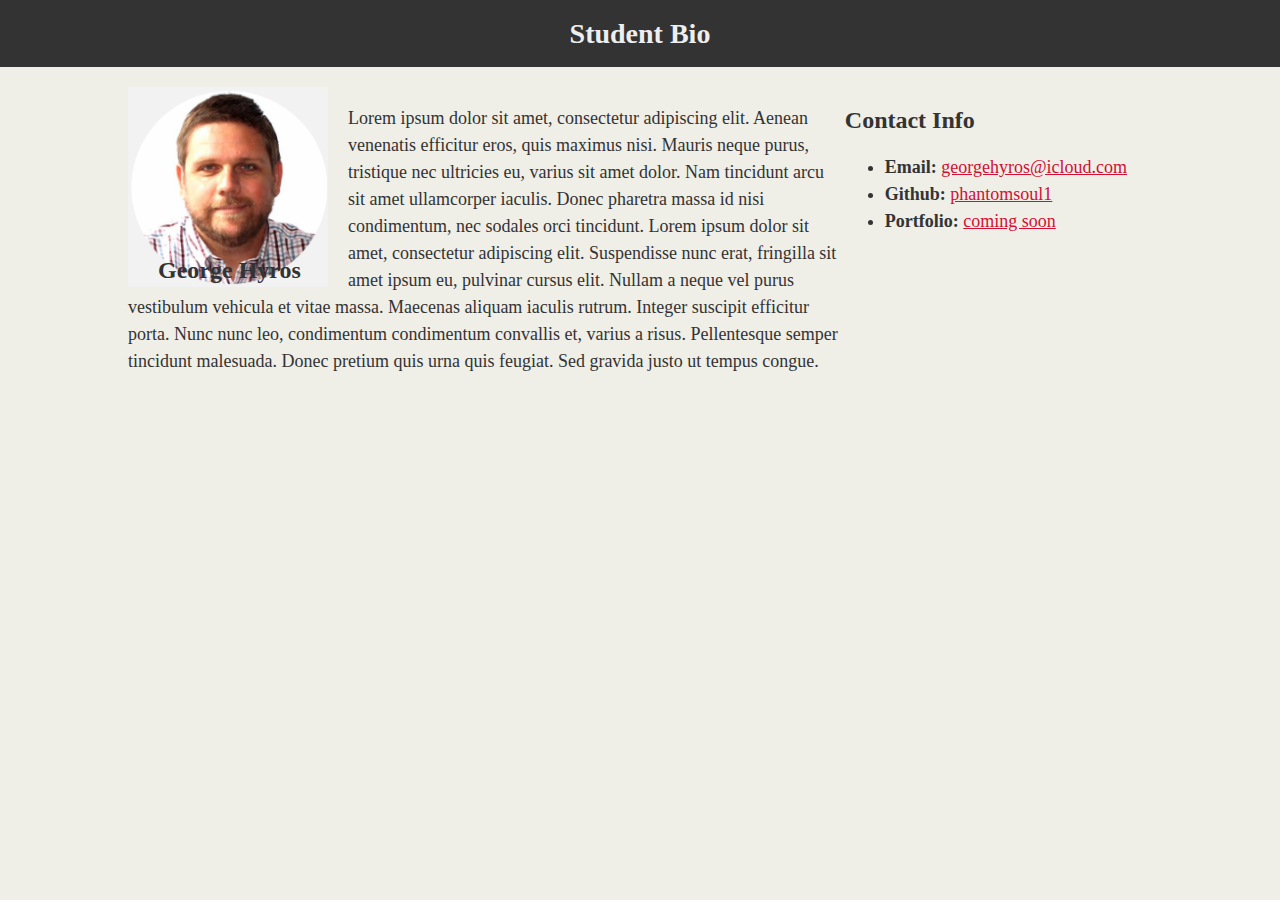
<file: index.html>
<!DOCTYPE html>

<!-- CSS Stylesheets with Relative Paths -->

<html lang="en-us">
<head>
  <meta charset="UTF-8">
  <title>CSS Stylesheets with Relative Paths</title>

  <!-- This line is money! It points your HTML to the CSS file. -->
  <!-- Notice the "relative" pathway? It matches a file inside our current directory's "assets" folder. Open it to see our style rules. -->
  <link rel="stylesheet" type="text/css" href="style.css">
</head>

<body>

  <header>
    <h1>Student Bio</h1>
  </header>

  <main class="container">
    <section id="main-bio">
      <section id="figure">
        <h2 id="bio-name">George Hyros</h2>
        <img id="bio-image" src="https://phantomsoul1.github.io/photo.png" alt="Your Name">
      </section>
      <p>Lorem ipsum dolor sit amet, consectetur adipiscing elit. Aenean venenatis efficitur eros, quis maximus nisi. Mauris neque purus, tristique nec ultricies eu, varius sit amet dolor. Nam tincidunt arcu sit amet ullamcorper iaculis. Donec pharetra massa id nisi condimentum, nec sodales orci tincidunt. Lorem ipsum dolor sit amet, consectetur adipiscing elit. Suspendisse nunc erat, fringilla sit amet ipsum eu, pulvinar cursus elit. Nullam a neque vel purus vestibulum vehicula et vitae massa. Maecenas aliquam iaculis rutrum. Integer suscipit efficitur porta. Nunc nunc leo, condimentum condimentum convallis et, varius a risus. Pellentesque semper tincidunt malesuada. Donec pretium quis urna quis feugiat. Sed gravida justo ut tempus congue.</p>
    </section>

    <aside id="contact-info">
      <h2>Contact Info</h2>
      <ul>
        <li><strong>Email:</strong> <a href="#">georgehyros@icloud.com</a></li>
        <li><strong>Github:</strong> <a href="#">phantomsoul1</a></li>
        <li><strong>Portfolio:</strong> <a href="#">coming soon</a></li>
      </ul>
    </aside>
  </main>

</body>

</html>
</file>
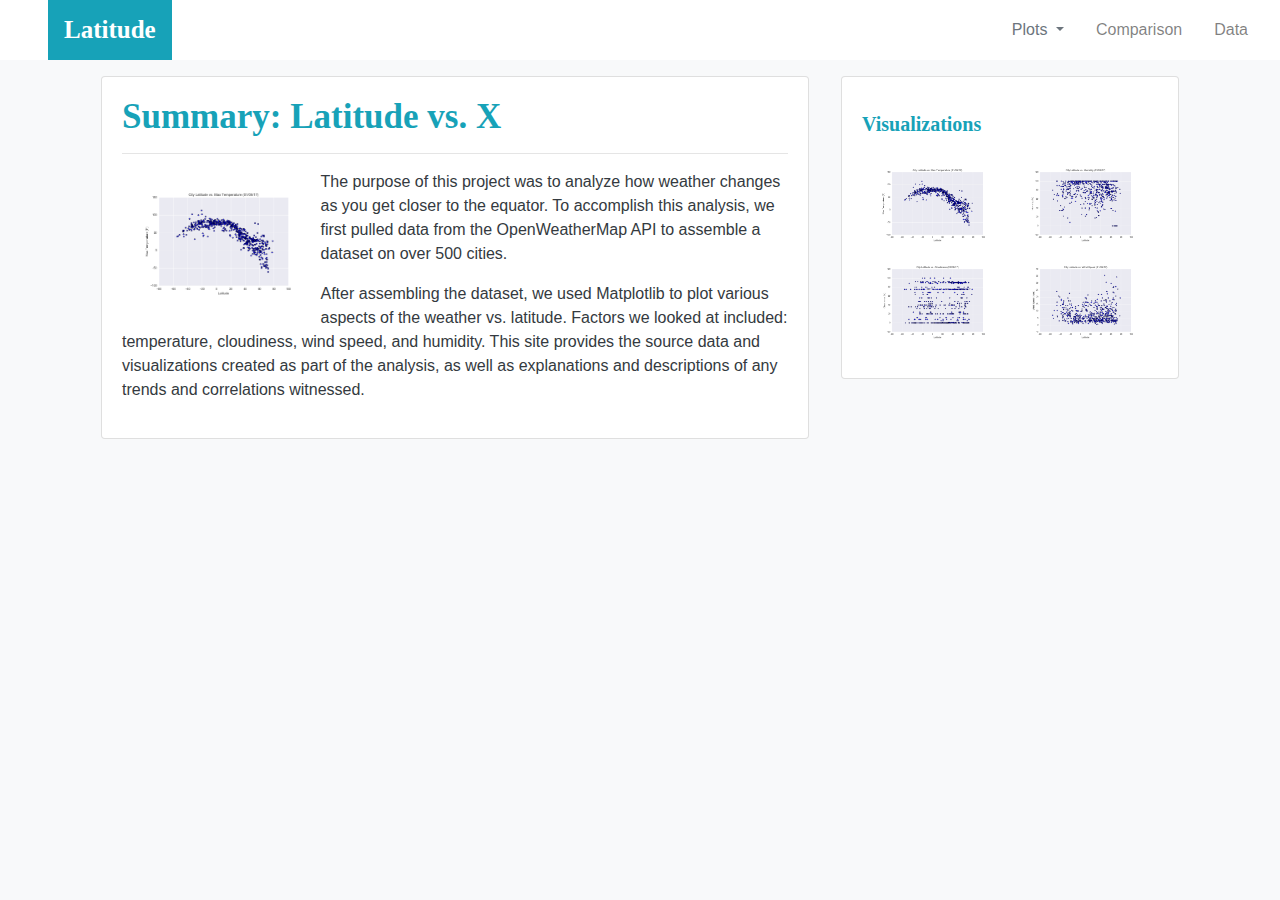
<file: WebVisualizations/index.html>
<!doctype html>
<html lang="en">
  <head>
    <!-- Required meta tags -->
    <meta charset="utf-8">
    <meta name="viewport" content="width=device-width, initial-scale=1, shrink-to-fit=no">

    <!-- Bootstrap CSS -->
    <link rel="stylesheet" href="https://stackpath.bootstrapcdn.com/bootstrap/4.5.2/css/bootstrap.min.css" integrity="sha384-JcKb8q3iqJ61gNV9KGb8thSsNjpSL0n8PARn9HuZOnIxN0hoP+VmmDGMN5t9UJ0Z" crossorigin="anonymous">
    <link rel="stylesheet" type="text/css" href="assets/latitude.css" />
    <title>Latitude - Home</title>

    <!-- Navigation Bar - Common to all pages -->
    <nav class="navbar navbar-expand-md navbar-light bg-white p-0"> 
      <a class="navbar-brand bg-info text-white mx-5 p-3" style="font: bold 25px Georgia, serif" href="index.html">Latitude</a>
      <button class="navbar-toggler" type="button" data-toggle="collapse" data-target="#navbarSupportedContent" aria-controls="navbarSupportedContent" aria-expanded="false" aria-label="Toggle navigation">
        <span class="navbar-toggler-icon"></span>
      </button>
    
      <div class="collapse navbar-collapse" id="navbarSupportedContent">
        <ul class="navbar-nav ml-auto mr-3">
          <li class="nav-item dropdown p-2">
            <a class="nav-link dropdown-toggle text-secondary" href="#" id="navbarDropdown" role="button" data-toggle="dropdown" aria-haspopup="true" aria-expanded="false">
              Plots
            </a>
            <div class="dropdown-menu" aria-labelledby="navbarDropdown">
              <a class="dropdown-item" href="temperature.html">Maximum Temperature</a>
              <a class="dropdown-item" href="humidity.html">Humidity</a>
              <a class="dropdown-item" href="cloudiness.html">Cloudiness</a>
              <a class="dropdown-item" href="windspeed.html">Wind Speed</a>
            </div>
          </li>
          <li class="nav-item p-2">
            <a class="nav-link" href="comparison.html">Comparison</a>
          </li>
          <li class="nav-item p-2">
            <a class="nav-link" href="data.html">Data</a>
          </li>
        </ul>
      </div>
    </nav>
  </head>
  <body class="bg-light text-dark">

    <!-- ADD BODY CONTENT HERE -->
    <div class="container">
      <div class="row row-cols-1 row-cols-lg-2 no-gutters">
        <div class="col-12 col-lg-8">
          <div class="card bg-white m-3">
            <div class="card-body">
              <h5 class="card-title text-info latitude-heading">Summary: Latitude vs. X</h5>
              <hr />
              <p><img class="w-25 m-3" src="assets/images/Fig1.png" style="float: left;" />The purpose of this project was to analyze how weather changes as you get closer to the equator. To accomplish this analysis, we first pulled data from the OpenWeatherMap API to assemble a dataset on over 500 cities.</p>
              <p>After assembling the dataset, we used Matplotlib to plot various aspects of the weather vs. latitude. Factors we looked at included: temperature, cloudiness, wind speed, and humidity. This site provides the source data and visualizations created as part of the analysis, as well as explanations and descriptions of any trends and correlations witnessed.</p>
            </div>
          </div>
        </div>
        <div class="col-12 col-lg-4">
          <div class="card bg-white m-3">
            <div class="card-body">
              <h6 class="card-title text-info latitude-subheading py-3">Visualizations</h6>
              <div class="container">
                <div class="row row-cols-4 row-cols-lg-2">
                  <div class="col">
                    <div class="media mb-3">
                      <a href="temperature.html"><img src="assets/images/Fig1.png" class="w-100" /></a>
                    </div>
                  </div>
                  <div class="col">
                    <div class="media mb-3">
                      <a href="humidity.html"><img src="assets/images/Fig2.png" class="w-100" /></a>
                    </div>
                  </div>
                  <div class="col">
                    <div class="media mb-3">
                      <a href="cloudiness.html"><img src="assets/images/Fig3.png" class="w-100" /></a>
                    </div>
                  </div>
                  <div class="col">
                    <div class="media mb-3">
                      <a href="windspeed.html"><img src="assets/images/Fig4.png" class="w-100" /></a>
                    </div>
                  </div>
                </div>
              </div>
            </div>
          </div>
        </div>
      </div>
    </div>
    
    <!-- Optional JavaScript -->
    <!-- jQuery first, then Popper.js, then Bootstrap JS -->
    <script src="https://code.jquery.com/jquery-3.5.1.slim.min.js" integrity="sha384-DfXdz2htPH0lsSSs5nCTpuj/zy4C+OGpamoFVy38MVBnE+IbbVYUew+OrCXaRkfj" crossorigin="anonymous"></script>
    <script src="https://cdn.jsdelivr.net/npm/popper.js@1.16.1/dist/umd/popper.min.js" integrity="sha384-9/reFTGAW83EW2RDu2S0VKaIzap3H66lZH81PoYlFhbGU+6BZp6G7niu735Sk7lN" crossorigin="anonymous"></script>
    <script src="https://stackpath.bootstrapcdn.com/bootstrap/4.5.2/js/bootstrap.min.js" integrity="sha384-B4gt1jrGC7Jh4AgTPSdUtOBvfO8shuf57BaghqFfPlYxofvL8/KUEfYiJOMMV+rV" crossorigin="anonymous"></script>
  </body>
</html>
</file>
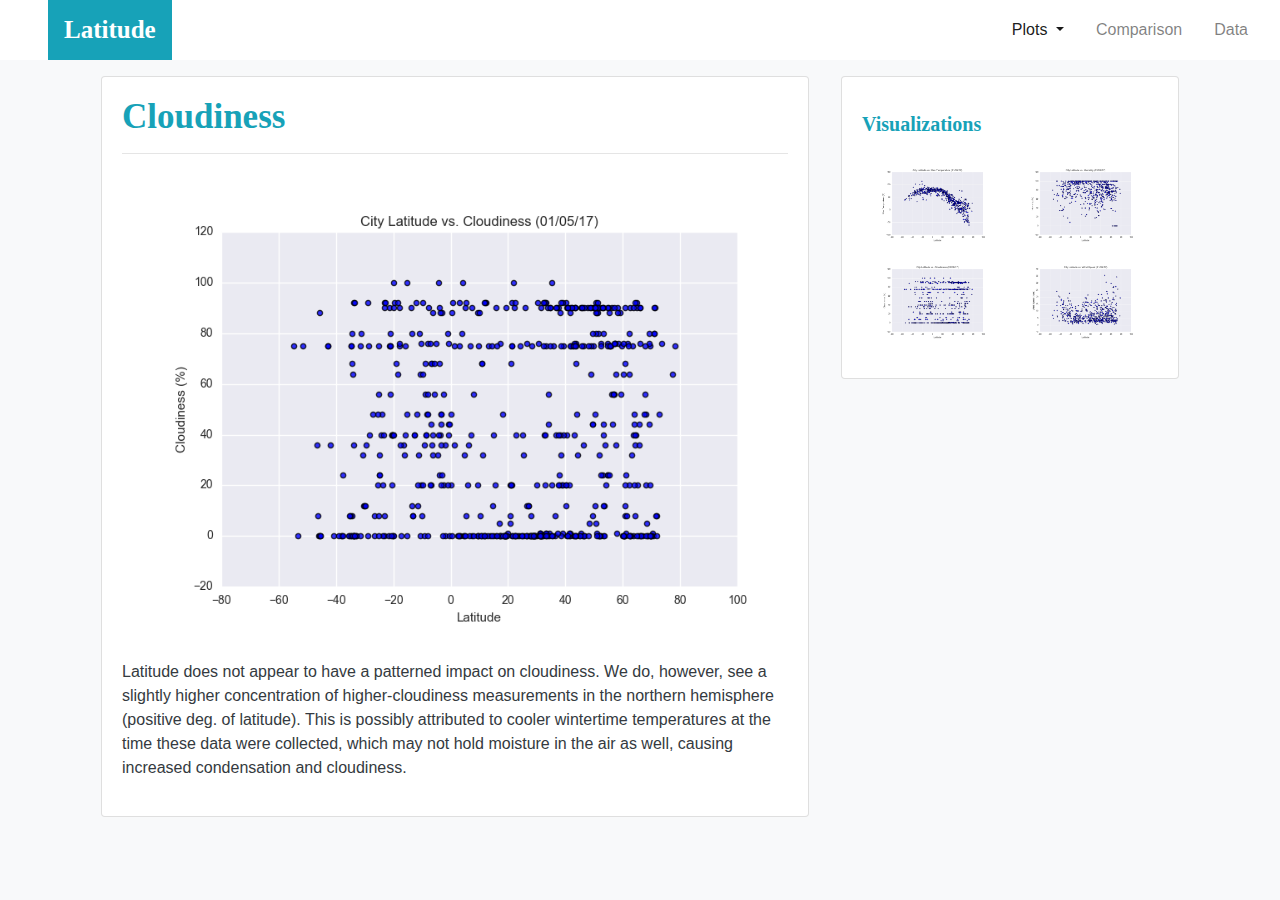
<file: WebVisualizations/cloudiness.html>
<!doctype html>
<html lang="en">
  <head>
    <!-- Required meta tags -->
    <meta charset="utf-8">
    <meta name="viewport" content="width=device-width, initial-scale=1, shrink-to-fit=no">

    <!-- Bootstrap CSS -->
    <link rel="stylesheet" href="https://stackpath.bootstrapcdn.com/bootstrap/4.5.2/css/bootstrap.min.css" integrity="sha384-JcKb8q3iqJ61gNV9KGb8thSsNjpSL0n8PARn9HuZOnIxN0hoP+VmmDGMN5t9UJ0Z" crossorigin="anonymous">
    <link rel="stylesheet" type="text/css" href="assets/latitude.css" />
    <title>Latitude - Cloudiness</title>

    <!-- Navigation Bar - Common to all pages -->
    <nav class="navbar navbar-expand-md navbar-light bg-white p-0"> 
      <a class="navbar-brand bg-info text-white mx-5 p-3" style="font: bold 25px Georgia, serif" href="index.html">Latitude</a>
      <button class="navbar-toggler" type="button" data-toggle="collapse" data-target="#navbarSupportedContent" aria-controls="navbarSupportedContent" aria-expanded="false" aria-label="Toggle navigation">
        <span class="navbar-toggler-icon"></span>
      </button>
    
      <div class="collapse navbar-collapse" id="navbarSupportedContent">
        <ul class="navbar-nav ml-auto mr-3">
          <li class="nav-item dropdown active p-2">
            <a class="nav-link dropdown-toggle" href="#" id="navbarDropdown" role="button" data-toggle="dropdown" aria-haspopup="true" aria-expanded="false">
              Plots
            </a>
            <div class="dropdown-menu" aria-labelledby="navbarDropdown">
              <a class="dropdown-item" href="temperature.html">Maximum Temperature</span></a>
              <a class="dropdown-item" href="humidity.html">Humidity</a>
              <a class="dropdown-item active" href="cloudiness.html">Cloudiness</a>
              <a class="dropdown-item" href="windspeed.html">Wind Speed</a>
            </div>
          </li>
          <li class="nav-item p-2">
            <a class="nav-link" href="comparison.html">Comparison</a>
          </li>
          <li class="nav-item p-2">
            <a class="nav-link" href="data.html">Data</a>
          </li>
        </ul>
      </div>
    </nav>
  </head>
  <body class="bg-light text-dark">

    <!-- ADD BODY CONTENT HERE -->
    <div class="container">
      <div class="row row-cols-1 row-cols-lg-2 no-gutters">
        <div class="col-12 col-lg-8">
          <div class="card bg-white m-3">
            <div class="card-body">
              <h5 class="card-title text-info latitude-heading">Cloudiness</h5>
              <hr />
              <img class="w-100 m-3" src="assets/images/Fig3.png" />
              <p>Latitude does not appear to have a patterned impact on cloudiness. We do, however, see a slightly higher concentration of higher-cloudiness measurements in the northern hemisphere (positive deg. of latitude). This is possibly attributed to cooler wintertime temperatures at the time these data were collected, which may not hold moisture in the air as well, causing increased condensation and cloudiness.</p>
            </div>
          </div>
        </div>
        <div class="col-12 col-lg-4">
          <div class="card bg-white m-3">
            <div class="card-body">
              <h6 class="card-title text-info latitude-subheading py-3">Visualizations</h6>
              <div class="container">
                <div class="row row-cols-4 row-cols-lg-2">
                  <div class="col">
                    <div class="media mb-3">
                      <a href="temperature.html"><img src="assets/images/Fig1.png" class="w-100" /></a>
                    </div>
                  </div>
                  <div class="col">
                    <div class="media mb-3">
                      <a href="humidity.html"><img src="assets/images/Fig2.png" class="w-100" /></a>
                    </div>
                  </div>
                  <div class="col">
                    <div class="media mb-3">
                      <a href="cloudiness.html"><img src="assets/images/Fig3.png" class="w-100" /></a>
                    </div>
                  </div>
                  <div class="col">
                    <div class="media mb-3">
                      <a href="windspeed.html"><img src="assets/images/Fig4.png" class="w-100" /></a>
                    </div>
                  </div>
                </div>
              </div>
            </div>
          </div>
        </div>
      </div>
    </div>
    
    <!-- Optional JavaScript -->
    <!-- jQuery first, then Popper.js, then Bootstrap JS -->
    <script src="https://code.jquery.com/jquery-3.5.1.slim.min.js" integrity="sha384-DfXdz2htPH0lsSSs5nCTpuj/zy4C+OGpamoFVy38MVBnE+IbbVYUew+OrCXaRkfj" crossorigin="anonymous"></script>
    <script src="https://cdn.jsdelivr.net/npm/popper.js@1.16.1/dist/umd/popper.min.js" integrity="sha384-9/reFTGAW83EW2RDu2S0VKaIzap3H66lZH81PoYlFhbGU+6BZp6G7niu735Sk7lN" crossorigin="anonymous"></script>
    <script src="https://stackpath.bootstrapcdn.com/bootstrap/4.5.2/js/bootstrap.min.js" integrity="sha384-B4gt1jrGC7Jh4AgTPSdUtOBvfO8shuf57BaghqFfPlYxofvL8/KUEfYiJOMMV+rV" crossorigin="anonymous"></script>
  </body>
</html>
</file>
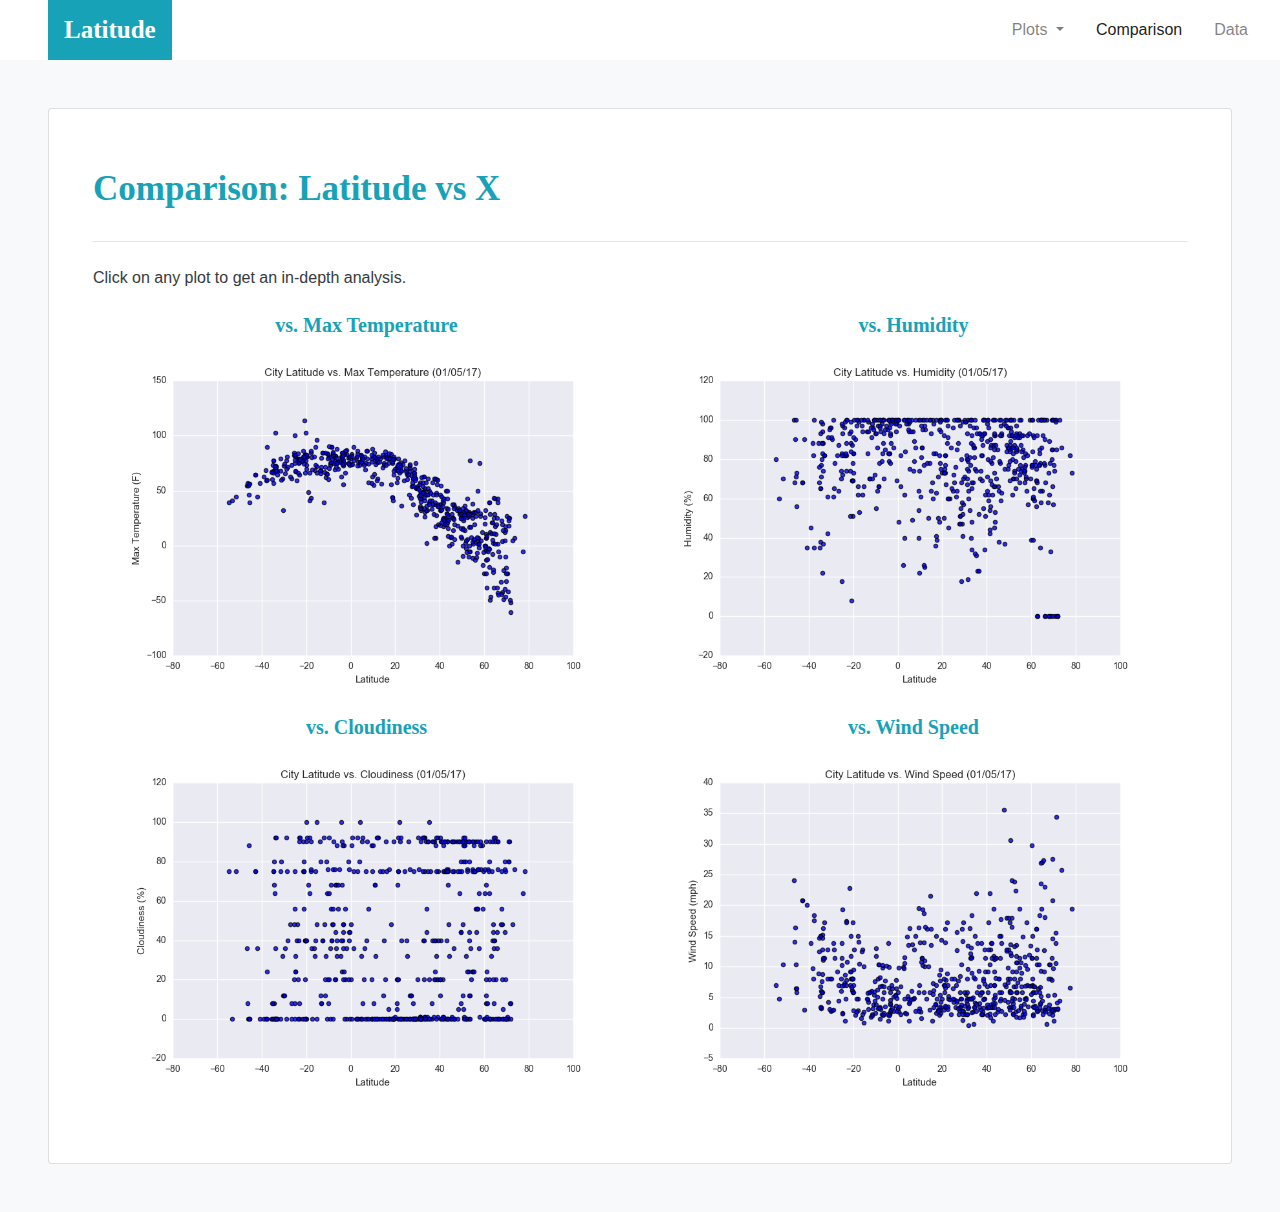
<file: WebVisualizations/comparison.html>
<!doctype html>
<html lang="en">
  <head>
    <!-- Required meta tags -->
    <meta charset="utf-8">
    <meta name="viewport" content="width=device-width, initial-scale=1, shrink-to-fit=no">

    <!-- Bootstrap CSS -->
    <link rel="stylesheet" href="https://stackpath.bootstrapcdn.com/bootstrap/4.5.2/css/bootstrap.min.css" integrity="sha384-JcKb8q3iqJ61gNV9KGb8thSsNjpSL0n8PARn9HuZOnIxN0hoP+VmmDGMN5t9UJ0Z" crossorigin="anonymous">
    <link rel="stylesheet" type="text/css" href="assets/latitude.css" />
    <title>Latitude - Comparison</title>

    <!-- Navigation Bar - Common to all pages -->
    <nav class="navbar navbar-expand-md navbar-light bg-white p-0"> 
      <a class="navbar-brand bg-info text-white mx-5 p-3" style="font: bold 25px Georgia, serif" href="index.html">Latitude</a>
      <button class="navbar-toggler" type="button" data-toggle="collapse" data-target="#navbarSupportedContent" aria-controls="navbarSupportedContent" aria-expanded="false" aria-label="Toggle navigation">
        <span class="navbar-toggler-icon"></span>
      </button>
    
      <div class="collapse navbar-collapse" id="navbarSupportedContent">
        <ul class="navbar-nav ml-auto mr-3">
          <li class="nav-item dropdown p-2">
            <a class="nav-link dropdown-toggle" href="#" id="navbarDropdown" role="button" data-toggle="dropdown" aria-haspopup="true" aria-expanded="false">
              Plots
            </a>
            <div class="dropdown-menu" aria-labelledby="navbarDropdown">
              <a class="dropdown-item" href="temperature.html">Maximum Temperature</a>
              <a class="dropdown-item" href="humidity.html">Humidity</a>
              <a class="dropdown-item" href="cloudiness.html">Cloudiness</a>
              <a class="dropdown-item" href="windspeed.html">Wind Speed</a>
            </div>
          </li>
          <li class="nav-item active p-2">
            <a class="nav-link" href="comparison.html">Comparison<span class="sr-only">(current)</span></a>
          </li>
          <li class="nav-item p-2">
            <a class="nav-link" href="data.html">Data</a>
          </li>
        </ul>
      </div>
    </nav>
  </head>
  <body class="bg-light text-dark">

    <!-- ADD BODY CONTENT HERE -->
    <div class="card bg-white m-5 p-4">
      <div class="card-body">
        <h5 class="card-title text-info latitude-heading py-3">Comparison: Latitude vs X</h5>
        <hr />
        <p class="card-body px-0 py-2">Click on any plot to get an in-depth analysis.</p>
        <div class="container">
          <div class="row row-cols-1 row-cols-md-2">
            <div class="col">
              <h6 class="text-center text-info latitude-subheading">vs. Max Temperature</h6>
              <div class="media mb-3">
                <a href="temperature.html"><img src="assets/images/Fig1.png" class="w-100" /></a>
              </div>
            </div>
            <div class="col">
              <h6 class="text-center text-info latitude-subheading">vs. Humidity</h6>
              <div class="media mb-3">
                <a href="humidity.html"><img src="assets/images/Fig2.png" class="w-100" /></a>
              </div>
            </div>
            <div class="col">
              <h6 class="text-center text-info latitude-subheading">vs. Cloudiness</h6>
              <div class="media mb-3">
                <a href="cloudiness.html"><img src="assets/images/Fig3.png" class="w-100" /></a>
              </div>
            </div>
            <div class="col">
              <h6 class="text-center text-info latitude-subheading">vs. Wind Speed</h6>
              <div class="media mb-3">
                <a href="windspeed.html"><img src="assets/images/Fig4.png" class="w-100" /></a>
              </div>
            </div>
          </div>
        </div>
      </div>
    </div>
    
    <!-- Optional JavaScript -->
    <!-- jQuery first, then Popper.js, then Bootstrap JS -->
    <script src="https://code.jquery.com/jquery-3.5.1.slim.min.js" integrity="sha384-DfXdz2htPH0lsSSs5nCTpuj/zy4C+OGpamoFVy38MVBnE+IbbVYUew+OrCXaRkfj" crossorigin="anonymous"></script>
    <script src="https://cdn.jsdelivr.net/npm/popper.js@1.16.1/dist/umd/popper.min.js" integrity="sha384-9/reFTGAW83EW2RDu2S0VKaIzap3H66lZH81PoYlFhbGU+6BZp6G7niu735Sk7lN" crossorigin="anonymous"></script>
    <script src="https://stackpath.bootstrapcdn.com/bootstrap/4.5.2/js/bootstrap.min.js" integrity="sha384-B4gt1jrGC7Jh4AgTPSdUtOBvfO8shuf57BaghqFfPlYxofvL8/KUEfYiJOMMV+rV" crossorigin="anonymous"></script>
  </body>
</html>
</file>
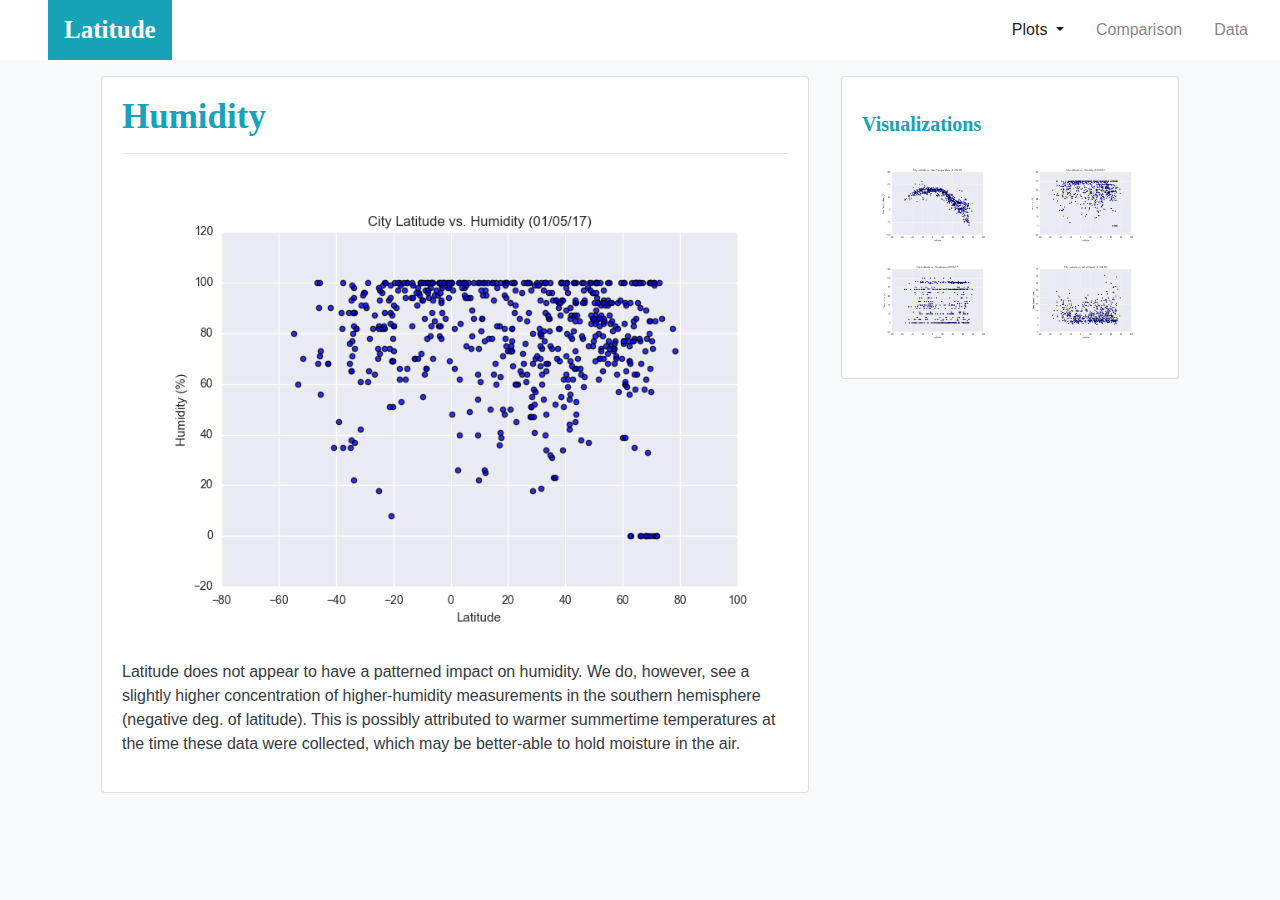
<file: WebVisualizations/humidity.html>
<!doctype html>
<html lang="en">
  <head>
    <!-- Required meta tags -->
    <meta charset="utf-8">
    <meta name="viewport" content="width=device-width, initial-scale=1, shrink-to-fit=no">

    <!-- Bootstrap CSS -->
    <link rel="stylesheet" href="https://stackpath.bootstrapcdn.com/bootstrap/4.5.2/css/bootstrap.min.css" integrity="sha384-JcKb8q3iqJ61gNV9KGb8thSsNjpSL0n8PARn9HuZOnIxN0hoP+VmmDGMN5t9UJ0Z" crossorigin="anonymous">
    <link rel="stylesheet" type="text/css" href="assets/latitude.css" />
    <title>Latitude - Humidity</title>

    <!-- Navigation Bar - Common to all pages -->
    <nav class="navbar navbar-expand-md navbar-light bg-white p-0"> 
      <a class="navbar-brand bg-info text-white mx-5 p-3" style="font: bold 25px Georgia, serif" href="index.html">Latitude</a>
      <button class="navbar-toggler" type="button" data-toggle="collapse" data-target="#navbarSupportedContent" aria-controls="navbarSupportedContent" aria-expanded="false" aria-label="Toggle navigation">
        <span class="navbar-toggler-icon"></span>
      </button>
    
      <div class="collapse navbar-collapse" id="navbarSupportedContent">
        <ul class="navbar-nav ml-auto mr-3">
          <li class="nav-item dropdown active p-2">
            <a class="nav-link dropdown-toggle" href="#" id="navbarDropdown" role="button" data-toggle="dropdown" aria-haspopup="true" aria-expanded="false">
              Plots
            </a>
            <div class="dropdown-menu" aria-labelledby="navbarDropdown">
              <a class="dropdown-item" href="temperature.html">Maximum Temperature</span></a>
              <a class="dropdown-item active" href="humidity.html">Humidity</a>
              <a class="dropdown-item" href="cloudiness.html">Cloudiness</a>
              <a class="dropdown-item" href="windspeed.html">Wind Speed</a>
            </div>
          </li>
          <li class="nav-item p-2">
            <a class="nav-link" href="comparison.html">Comparison</a>
          </li>
          <li class="nav-item p-2">
            <a class="nav-link" href="data.html">Data</a>
          </li>
        </ul>
      </div>
    </nav>
  </head>
  <body class="bg-light text-dark">

    <!-- ADD BODY CONTENT HERE -->
    <div class="container">
      <div class="row row-cols-1 row-cols-lg-2 no-gutters">
        <div class="col-12 col-lg-8">
          <div class="card bg-white m-3">
            <div class="card-body">
              <h5 class="card-title text-info latitude-heading">Humidity</h5>
              <hr />
              <img class="w-100 m-3" src="assets/images/Fig2.png" />
              <p>Latitude does not appear to have a patterned impact on humidity. We do, however, see a slightly higher concentration of higher-humidity measurements in the southern hemisphere (negative deg. of latitude). This is possibly attributed to warmer summertime temperatures at the time these data were collected, which may be better-able to hold moisture in the air.</p>
            </div>
          </div>
        </div>
        <div class="col-12 col-lg-4">
          <div class="card bg-white m-3">
            <div class="card-body">
              <h6 class="card-title text-info latitude-subheading py-3">Visualizations</h6>
              <div class="container">
                <div class="row row-cols-4 row-cols-lg-2">
                  <div class="col">
                    <div class="media mb-3">
                      <a href="temperature.html"><img src="assets/images/Fig1.png" class="w-100" /></a>
                    </div>
                  </div>
                  <div class="col">
                    <div class="media mb-3">
                      <a href="humidity.html"><img src="assets/images/Fig2.png" class="w-100" /></a>
                    </div>
                  </div>
                  <div class="col">
                    <div class="media mb-3">
                      <a href="cloudiness.html"><img src="assets/images/Fig3.png" class="w-100" /></a>
                    </div>
                  </div>
                  <div class="col">
                    <div class="media mb-3">
                      <a href="windspeed.html"><img src="assets/images/Fig4.png" class="w-100" /></a>
                    </div>
                  </div>
                </div>
              </div>
            </div>
          </div>
        </div>
      </div>
    </div>
    
    <!-- Optional JavaScript -->
    <!-- jQuery first, then Popper.js, then Bootstrap JS -->
    <script src="https://code.jquery.com/jquery-3.5.1.slim.min.js" integrity="sha384-DfXdz2htPH0lsSSs5nCTpuj/zy4C+OGpamoFVy38MVBnE+IbbVYUew+OrCXaRkfj" crossorigin="anonymous"></script>
    <script src="https://cdn.jsdelivr.net/npm/popper.js@1.16.1/dist/umd/popper.min.js" integrity="sha384-9/reFTGAW83EW2RDu2S0VKaIzap3H66lZH81PoYlFhbGU+6BZp6G7niu735Sk7lN" crossorigin="anonymous"></script>
    <script src="https://stackpath.bootstrapcdn.com/bootstrap/4.5.2/js/bootstrap.min.js" integrity="sha384-B4gt1jrGC7Jh4AgTPSdUtOBvfO8shuf57BaghqFfPlYxofvL8/KUEfYiJOMMV+rV" crossorigin="anonymous"></script>
  </body>
</html>
</file>
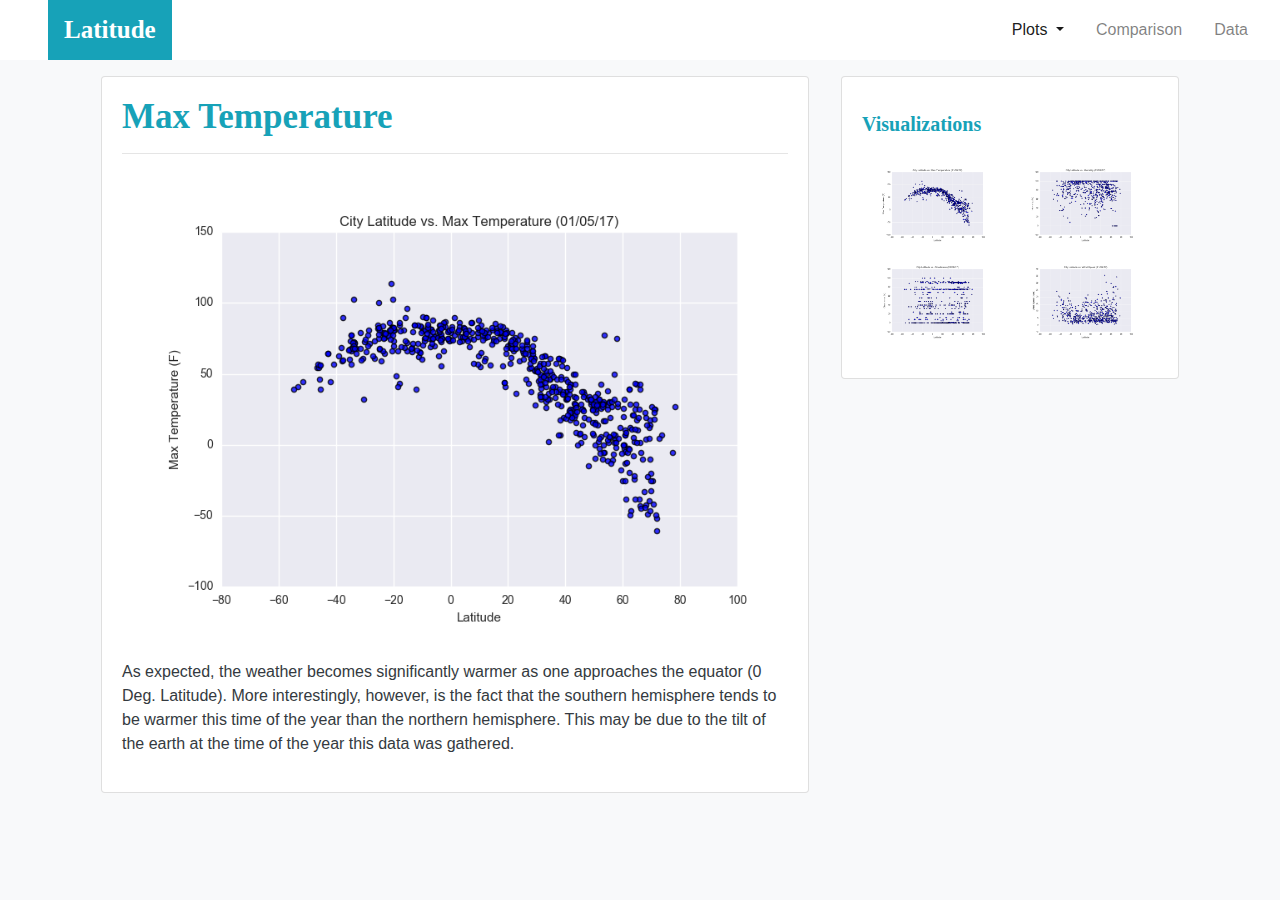
<file: WebVisualizations/temperature.html>
<!doctype html>
<html lang="en">
  <head>
    <!-- Required meta tags -->
    <meta charset="utf-8">
    <meta name="viewport" content="width=device-width, initial-scale=1, shrink-to-fit=no">

    <!-- Bootstrap CSS -->
    <link rel="stylesheet" href="https://stackpath.bootstrapcdn.com/bootstrap/4.5.2/css/bootstrap.min.css" integrity="sha384-JcKb8q3iqJ61gNV9KGb8thSsNjpSL0n8PARn9HuZOnIxN0hoP+VmmDGMN5t9UJ0Z" crossorigin="anonymous">
    <link rel="stylesheet" type="text/css" href="assets/latitude.css" />
    <title>Latitude - Temperature</title>

    <!-- Navigation Bar - Common to all pages -->
    <nav class="navbar navbar-expand-md navbar-light bg-white p-0"> 
      <a class="navbar-brand bg-info text-white mx-5 p-3" style="font: bold 25px Georgia, serif" href="index.html">Latitude</a>
      <button class="navbar-toggler" type="button" data-toggle="collapse" data-target="#navbarSupportedContent" aria-controls="navbarSupportedContent" aria-expanded="false" aria-label="Toggle navigation">
        <span class="navbar-toggler-icon"></span>
      </button>
    
      <div class="collapse navbar-collapse" id="navbarSupportedContent">
        <ul class="navbar-nav ml-auto mr-3">
          <li class="nav-item dropdown active p-2">
            <a class="nav-link dropdown-toggle" href="#" id="navbarDropdown" role="button" data-toggle="dropdown" aria-haspopup="true" aria-expanded="false">
              Plots
            </a>
            <div class="dropdown-menu" aria-labelledby="navbarDropdown">
              <a class="dropdown-item active" href="temperature.html">Maximum Temperature</span></a>
              <a class="dropdown-item" href="humidity.html">Humidity</a>
              <a class="dropdown-item" href="cloudiness.html">Cloudiness</a>
              <a class="dropdown-item" href="windspeed.html">Wind Speed</a>
            </div>
          </li>
          <li class="nav-item p-2">
            <a class="nav-link" href="comparison.html">Comparison</a>
          </li>
          <li class="nav-item p-2">
            <a class="nav-link" href="data.html">Data</a>
          </li>
        </ul>
      </div>
    </nav>
  </head>
  <body class="bg-light text-dark">

    <!-- ADD BODY CONTENT HERE -->
    <div class="container">
      <div class="row row-cols-1 row-cols-lg-2 no-gutters">
        <div class="col-12 col-lg-8">
          <div class="card bg-white m-3">
            <div class="card-body">
              <h5 class="card-title text-info latitude-heading">Max Temperature</h5>
              <hr />
              <img class="w-100 m-3" src="assets/images/Fig1.png" />
              <p>As expected, the weather becomes significantly warmer as one approaches the equator (0 Deg. Latitude). More interestingly, however, is the fact that the southern hemisphere tends to be warmer this time of the year than the northern hemisphere. This may be due to the tilt of the earth at the time of the year this data was gathered.</p>
            </div>
          </div>
        </div>
        <div class="col-12 col-lg-4">
          <div class="card bg-white m-3">
            <div class="card-body">
              <h6 class="card-title text-info latitude-subheading py-3">Visualizations</h6>
              <div class="container">
                <div class="row row-cols-4 row-cols-lg-2">
                  <div class="col">
                    <div class="media mb-3">
                      <a href="temperature.html"><img src="assets/images/Fig1.png" class="w-100" /></a>
                    </div>
                  </div>
                  <div class="col">
                    <div class="media mb-3">
                      <a href="humidity.html"><img src="assets/images/Fig2.png" class="w-100" /></a>
                    </div>
                  </div>
                  <div class="col">
                    <div class="media mb-3">
                      <a href="cloudiness.html"><img src="assets/images/Fig3.png" class="w-100" /></a>
                    </div>
                  </div>
                  <div class="col">
                    <div class="media mb-3">
                      <a href="windspeed.html"><img src="assets/images/Fig4.png" class="w-100" /></a>
                    </div>
                  </div>
                </div>
              </div>
            </div>
          </div>
        </div>
      </div>
    </div>
    
    <!-- Optional JavaScript -->
    <!-- jQuery first, then Popper.js, then Bootstrap JS -->
    <script src="https://code.jquery.com/jquery-3.5.1.slim.min.js" integrity="sha384-DfXdz2htPH0lsSSs5nCTpuj/zy4C+OGpamoFVy38MVBnE+IbbVYUew+OrCXaRkfj" crossorigin="anonymous"></script>
    <script src="https://cdn.jsdelivr.net/npm/popper.js@1.16.1/dist/umd/popper.min.js" integrity="sha384-9/reFTGAW83EW2RDu2S0VKaIzap3H66lZH81PoYlFhbGU+6BZp6G7niu735Sk7lN" crossorigin="anonymous"></script>
    <script src="https://stackpath.bootstrapcdn.com/bootstrap/4.5.2/js/bootstrap.min.js" integrity="sha384-B4gt1jrGC7Jh4AgTPSdUtOBvfO8shuf57BaghqFfPlYxofvL8/KUEfYiJOMMV+rV" crossorigin="anonymous"></script>
  </body>
</html>
</file>
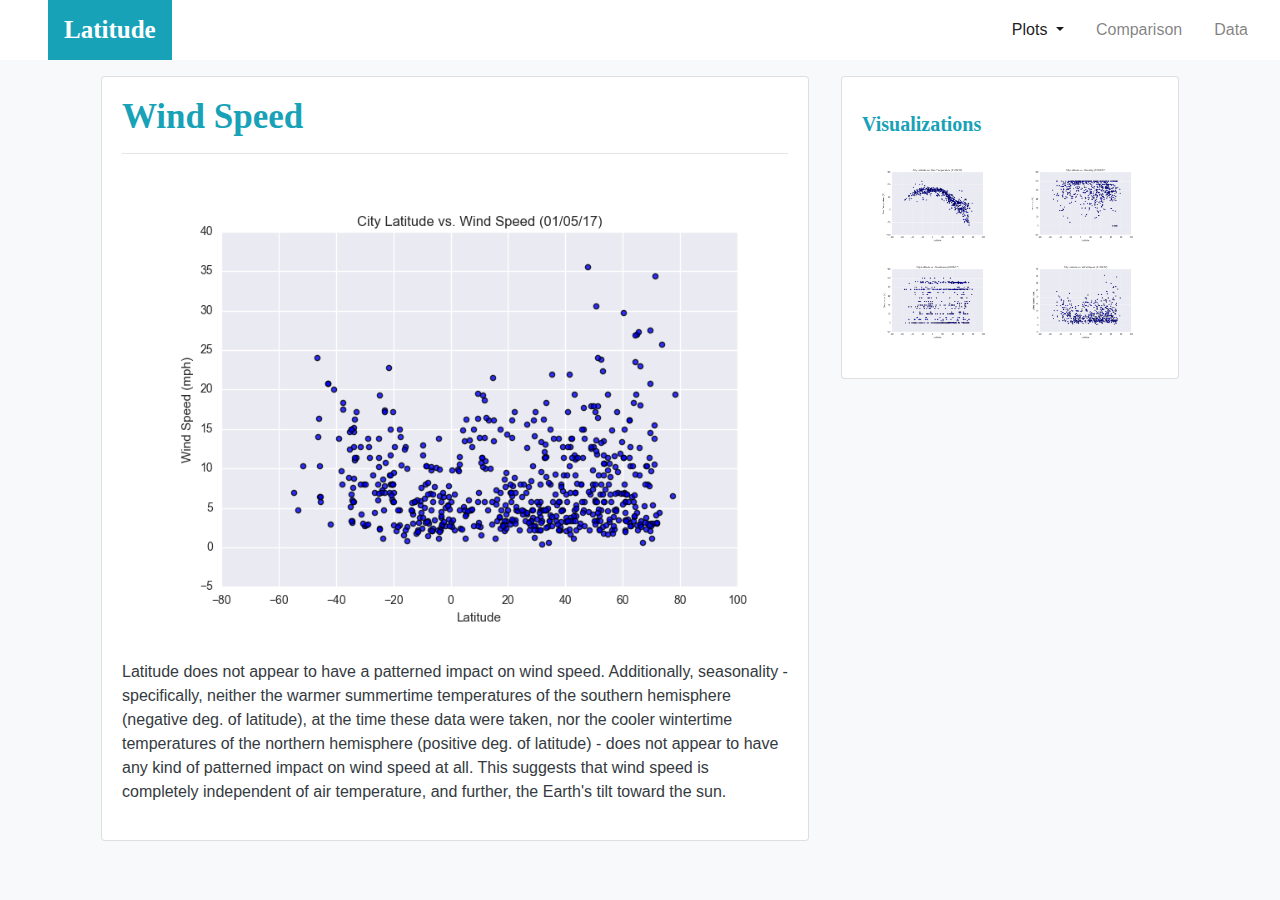
<file: WebVisualizations/windspeed.html>
<!doctype html>
<html lang="en">
  <head>
    <!-- Required meta tags -->
    <meta charset="utf-8">
    <meta name="viewport" content="width=device-width, initial-scale=1, shrink-to-fit=no">

    <!-- Bootstrap CSS -->
    <link rel="stylesheet" href="https://stackpath.bootstrapcdn.com/bootstrap/4.5.2/css/bootstrap.min.css" integrity="sha384-JcKb8q3iqJ61gNV9KGb8thSsNjpSL0n8PARn9HuZOnIxN0hoP+VmmDGMN5t9UJ0Z" crossorigin="anonymous">
    <link rel="stylesheet" type="text/css" href="assets/latitude.css" />
    <title>Latitude - Wind Speed</title>

    <!-- Navigation Bar - Common to all pages -->
    <nav class="navbar navbar-expand-md navbar-light bg-white p-0"> 
      <a class="navbar-brand bg-info text-white mx-5 p-3" style="font: bold 25px Georgia, serif" href="index.html">Latitude</a>
      <button class="navbar-toggler" type="button" data-toggle="collapse" data-target="#navbarSupportedContent" aria-controls="navbarSupportedContent" aria-expanded="false" aria-label="Toggle navigation">
        <span class="navbar-toggler-icon"></span>
      </button>
    
      <div class="collapse navbar-collapse" id="navbarSupportedContent">
        <ul class="navbar-nav ml-auto mr-3">
          <li class="nav-item dropdown active p-2">
            <a class="nav-link dropdown-toggle" href="#" id="navbarDropdown" role="button" data-toggle="dropdown" aria-haspopup="true" aria-expanded="false">
              Plots
            </a>
            <div class="dropdown-menu" aria-labelledby="navbarDropdown">
              <a class="dropdown-item" href="temperature.html">Maximum Temperature</span></a>
              <a class="dropdown-item" href="humidity.html">Humidity</a>
              <a class="dropdown-item" href="cloudiness.html">Cloudiness</a>
              <a class="dropdown-item active" href="windspeed.html">Wind Speed</a>
            </div>
          </li>
          <li class="nav-item p-2">
            <a class="nav-link" href="comparison.html">Comparison</a>
          </li>
          <li class="nav-item p-2">
            <a class="nav-link" href="data.html">Data</a>
          </li>
        </ul>
      </div>
    </nav>
  </head>
  <body class="bg-light text-dark">

    <!-- ADD BODY CONTENT HERE -->
    <div class="container">
      <div class="row row-cols-1 row-cols-lg-2 no-gutters">
        <div class="col-12 col-lg-8">
          <div class="card bg-white m-3">
            <div class="card-body">
              <h5 class="card-title text-info latitude-heading">Wind Speed</h5>
              <hr />
              <img class="w-100 m-3" src="assets/images/Fig4.png" />
              <p>Latitude does not appear to have a patterned impact on wind speed. Additionally, seasonality - specifically, neither the warmer summertime temperatures of the southern hemisphere (negative deg. of latitude), at the time these data were taken, nor the cooler wintertime temperatures of the northern hemisphere (positive deg. of latitude) - does not appear to have any kind of patterned impact on wind speed at all. This suggests that wind speed is completely independent of air temperature, and further, the Earth's tilt toward the sun.</p>
            </div>
          </div>
        </div>
        <div class="col-12 col-lg-4">
          <div class="card bg-white m-3">
            <div class="card-body">
              <h6 class="card-title text-info latitude-subheading py-3">Visualizations</h6>
              <div class="container">
                <div class="row row-cols-4 row-cols-lg-2">
                  <div class="col">
                    <div class="media mb-3">
                      <a href="temperature.html"><img src="assets/images/Fig1.png" class="w-100" /></a>
                    </div>
                  </div>
                  <div class="col">
                    <div class="media mb-3">
                      <a href="humidity.html"><img src="assets/images/Fig2.png" class="w-100" /></a>
                    </div>
                  </div>
                  <div class="col">
                    <div class="media mb-3">
                      <a href="cloudiness.html"><img src="assets/images/Fig3.png" class="w-100" /></a>
                    </div>
                  </div>
                  <div class="col">
                    <div class="media mb-3">
                      <a href="windspeed.html"><img src="assets/images/Fig4.png" class="w-100" /></a>
                    </div>
                  </div>
                </div>
              </div>
            </div>
          </div>
        </div>
      </div>
    </div>
    
    <!-- Optional JavaScript -->
    <!-- jQuery first, then Popper.js, then Bootstrap JS -->
    <script src="https://code.jquery.com/jquery-3.5.1.slim.min.js" integrity="sha384-DfXdz2htPH0lsSSs5nCTpuj/zy4C+OGpamoFVy38MVBnE+IbbVYUew+OrCXaRkfj" crossorigin="anonymous"></script>
    <script src="https://cdn.jsdelivr.net/npm/popper.js@1.16.1/dist/umd/popper.min.js" integrity="sha384-9/reFTGAW83EW2RDu2S0VKaIzap3H66lZH81PoYlFhbGU+6BZp6G7niu735Sk7lN" crossorigin="anonymous"></script>
    <script src="https://stackpath.bootstrapcdn.com/bootstrap/4.5.2/js/bootstrap.min.js" integrity="sha384-B4gt1jrGC7Jh4AgTPSdUtOBvfO8shuf57BaghqFfPlYxofvL8/KUEfYiJOMMV+rV" crossorigin="anonymous"></script>
  </body>
</html>
</file>
<file: style.css>
/*
 First External CSS Stylesheet
 */

/* Styling for HTML elements */
body {
  padding: 0;
  margin: 0;
  font-family: Georgia, "Times New Roman", Times, serif;
  font-size: 18px;
  line-height: 150%;
  color: #333;
  background: #efeee7;
}

header {
  background: #333;
}

h1 {
  padding: 20px 0;
  margin: 0;
  margin-bottom: 20px;
  font-size: 28px;
  color: #eee;
  text-align: center;
}

h2 {
  font-size: 24px;
}

a {
  color: #d21034;
}

/* Selecting elements by class */
.container {
  width: 1024px;
  margin: 0 auto;
}

/* Selecting elements by ID */
#main-bio,
#contact-info,
#bio-image {
  float: left;
}

#figure {
  position: relative;
}

#bio-name {
  position: absolute;
  top: 150px;
  left: 30px;
}

#main-bio {
  width: 70%;
}

#contact-info {
  width: 30%;
}

#bio-image {
  width: 200px;
  height: 200px;
  margin-right: 20px;
}
</file>
<file: WebVisualizations/assets/latitude.css>
.latitude-heading {
    font: bold 35px Georgia, serif !important
}

.latitude-subheading {
    font: bold 20px Georgia, serif !important
}
</file>
